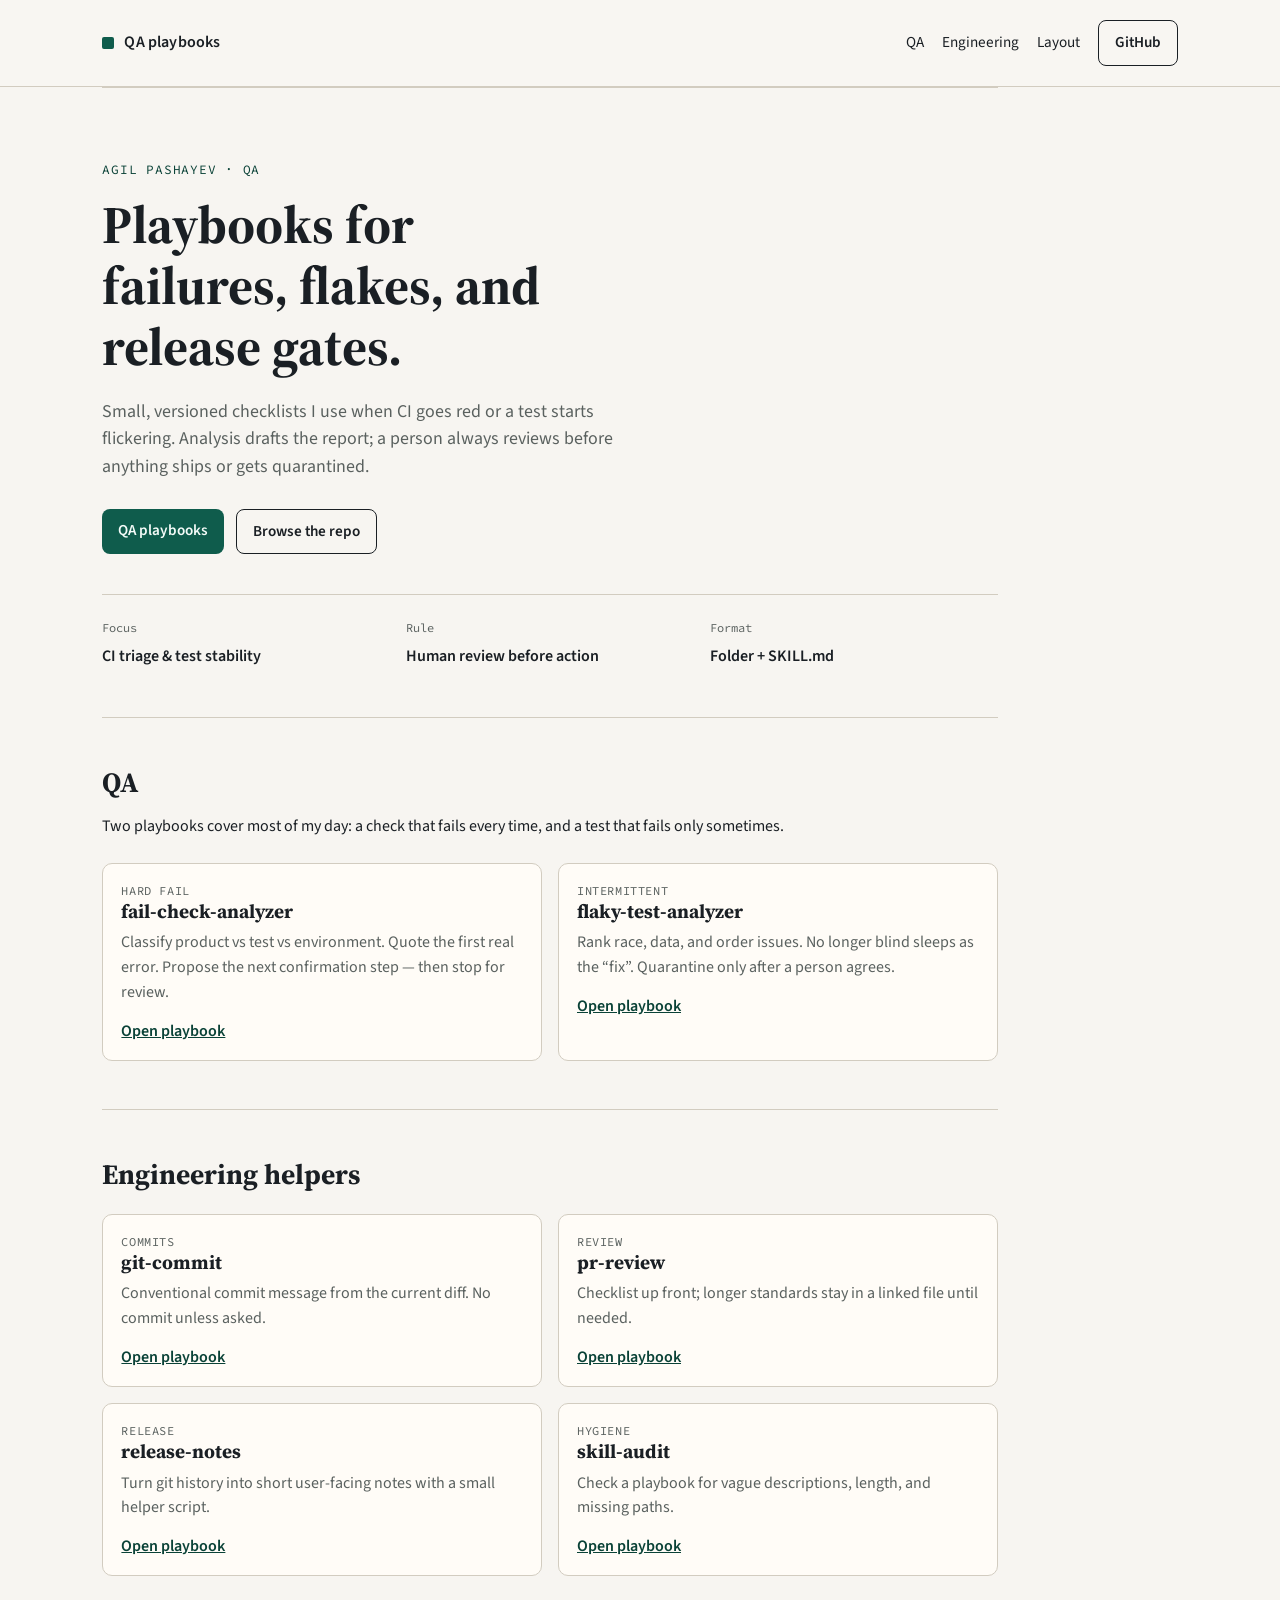
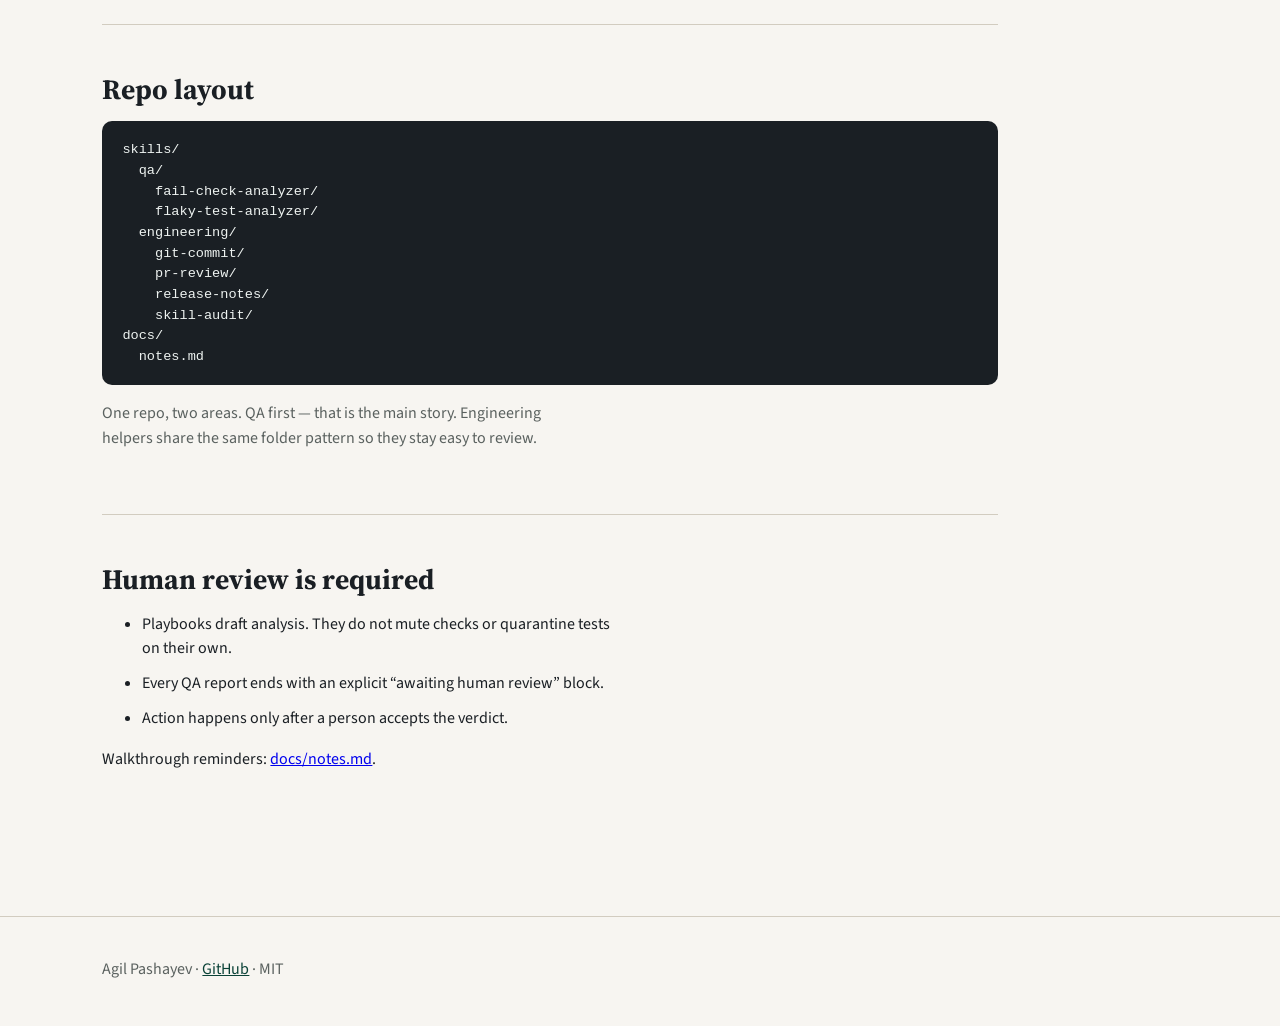
<file: index.html>
<!DOCTYPE html>
<html lang="en">
  <head>
    <meta charset="utf-8" />
    <meta name="viewport" content="width=device-width, initial-scale=1" />
    <title>QA playbooks — Agil Pashayev</title>
    <meta
      name="description"
      content="QA and engineering playbooks for CI failure triage, flaky tests, reviews, and release notes."
    />
    <link rel="preconnect" href="https://fonts.googleapis.com" />
    <link rel="preconnect" href="https://fonts.gstatic.com" crossorigin />
    <link
      href="https://fonts.googleapis.com/css2?family=Source+Serif+4:opsz,wght@8..60,600;8..60,700&family=Source+Sans+3:wght@400;600&family=Source+Code+Pro:wght@450;500&display=swap"
      rel="stylesheet"
    />
    <link rel="stylesheet" href="styles.css" />
  </head>
  <body>
    <a class="skip" href="#main">Skip to content</a>
    <header class="top">
      <div class="brand">
        <span class="mark" aria-hidden="true"></span>
        <span>QA playbooks</span>
      </div>
      <nav>
        <a href="#qa">QA</a>
        <a href="#engineering">Engineering</a>
        <a href="#layout">Layout</a>
        <a
          class="btn ghost"
          href="https://github.com/AgilPashayev/claude-skills-portfolio"
          >GitHub</a
        >
      </nav>
    </header>

    <main id="main">
      <section class="hero">
        <p class="eyebrow">Agil Pashayev · QA</p>
        <h1>Playbooks for failures, flakes, and release gates.</h1>
        <p class="lede">
          Small, versioned checklists I use when CI goes red or a test starts
          flickering. Analysis drafts the report; a person always reviews before
          anything ships or gets quarantined.
        </p>
        <div class="actions">
          <a class="btn solid" href="#qa">QA playbooks</a>
          <a
            class="btn ghost"
            href="https://github.com/AgilPashayev/claude-skills-portfolio"
            >Browse the repo</a
          >
        </div>
        <dl class="stats">
          <div>
            <dt>Focus</dt>
            <dd>CI triage &amp; test stability</dd>
          </div>
          <div>
            <dt>Rule</dt>
            <dd>Human review before action</dd>
          </div>
          <div>
            <dt>Format</dt>
            <dd>Folder + SKILL.md</dd>
          </div>
        </dl>
      </section>

      <section id="qa">
        <h2>QA</h2>
        <p>
          Two playbooks cover most of my day: a check that fails every time, and
          a test that fails only sometimes.
        </p>
        <div class="grid">
          <article class="card">
            <p class="kicker">Hard fail</p>
            <h3>fail-check-analyzer</h3>
            <p>
              Classify product vs test vs environment. Quote the first real
              error. Propose the next confirmation step — then stop for review.
            </p>
            <a
              href="https://github.com/AgilPashayev/claude-skills-portfolio/blob/main/skills/qa/fail-check-analyzer/SKILL.md"
              >Open playbook</a
            >
          </article>
          <article class="card">
            <p class="kicker">Intermittent</p>
            <h3>flaky-test-analyzer</h3>
            <p>
              Rank race, data, and order issues. No longer blind sleeps as the
              “fix”. Quarantine only after a person agrees.
            </p>
            <a
              href="https://github.com/AgilPashayev/claude-skills-portfolio/blob/main/skills/qa/flaky-test-analyzer/SKILL.md"
              >Open playbook</a
            >
          </article>
        </div>
      </section>

      <section id="engineering">
        <h2>Engineering helpers</h2>
        <div class="grid">
          <article class="card">
            <p class="kicker">Commits</p>
            <h3>git-commit</h3>
            <p>Conventional commit message from the current diff. No commit unless asked.</p>
            <a
              href="https://github.com/AgilPashayev/claude-skills-portfolio/blob/main/skills/engineering/git-commit/SKILL.md"
              >Open playbook</a
            >
          </article>
          <article class="card">
            <p class="kicker">Review</p>
            <h3>pr-review</h3>
            <p>Checklist up front; longer standards stay in a linked file until needed.</p>
            <a
              href="https://github.com/AgilPashayev/claude-skills-portfolio/blob/main/skills/engineering/pr-review/SKILL.md"
              >Open playbook</a
            >
          </article>
          <article class="card">
            <p class="kicker">Release</p>
            <h3>release-notes</h3>
            <p>Turn git history into short user-facing notes with a small helper script.</p>
            <a
              href="https://github.com/AgilPashayev/claude-skills-portfolio/blob/main/skills/engineering/release-notes/SKILL.md"
              >Open playbook</a
            >
          </article>
          <article class="card">
            <p class="kicker">Hygiene</p>
            <h3>skill-audit</h3>
            <p>Check a playbook for vague descriptions, length, and missing paths.</p>
            <a
              href="https://github.com/AgilPashayev/claude-skills-portfolio/blob/main/skills/engineering/skill-audit/SKILL.md"
              >Open playbook</a
            >
          </article>
        </div>
      </section>

      <section id="layout">
        <h2>Repo layout</h2>
        <pre class="snippet" tabindex="0"><code>skills/
  qa/
    fail-check-analyzer/
    flaky-test-analyzer/
  engineering/
    git-commit/
    pr-review/
    release-notes/
    skill-audit/
docs/
  notes.md</code></pre>
        <p class="note">
          One repo, two areas. QA first — that is the main story. Engineering
          helpers share the same folder pattern so they stay easy to review.
        </p>
      </section>

      <section id="review">
        <h2>Human review is required</h2>
        <ul class="talk">
          <li>Playbooks draft analysis. They do not mute checks or quarantine tests on their own.</li>
          <li>Every QA report ends with an explicit “awaiting human review” block.</li>
          <li>Action happens only after a person accepts the verdict.</li>
        </ul>
        <p>
          Walkthrough reminders:
          <a
            href="https://github.com/AgilPashayev/claude-skills-portfolio/blob/main/docs/notes.md"
            >docs/notes.md</a
          >.
        </p>
      </section>
    </main>

    <footer>
      <p>
        Agil Pashayev ·
        <a href="https://github.com/AgilPashayev">GitHub</a>
        · MIT
      </p>
    </footer>
  </body>
</html>
</file>
<file: styles.css>
:root {
  --ink: #1a1f24;
  --paper: #f7f5f1;
  --paper-2: #ebe6dc;
  --rule: #d2ccc0;
  --accent: #0f5c4c;
  --accent-dark: #0a4237;
  --mute: #5a615f;
  --card: #fffcf7;
}

* {
  box-sizing: border-box;
}

html {
  scroll-behavior: smooth;
}

body {
  margin: 0;
  background:
    radial-gradient(1200px 500px at 10% -10%, #e4efe9 0%, transparent 55%),
    var(--paper);
  color: var(--ink);
  font-family: "Source Sans 3", "Segoe UI", sans-serif;
  line-height: 1.55;
}

.skip {
  position: absolute;
  left: -999px;
  top: 0;
}

.skip:focus {
  left: 12px;
  top: 12px;
  background: var(--card);
  padding: 8px 12px;
  z-index: 10;
}

.top {
  display: flex;
  align-items: center;
  justify-content: space-between;
  gap: 16px;
  padding: 20px 8vw;
  border-bottom: 1px solid var(--rule);
  position: sticky;
  top: 0;
  background: color-mix(in srgb, var(--paper) 90%, white);
  backdrop-filter: blur(10px);
  z-index: 5;
}

.brand {
  display: flex;
  align-items: center;
  gap: 10px;
  font-weight: 600;
  letter-spacing: 0.01em;
}

.mark {
  width: 12px;
  height: 12px;
  background: var(--accent);
  border-radius: 2px;
}

nav {
  display: flex;
  flex-wrap: wrap;
  gap: 14px 18px;
  align-items: center;
}

nav a {
  color: var(--ink);
  text-decoration: none;
  font-size: 0.95rem;
}

nav a:hover {
  color: var(--accent-dark);
}

main {
  padding: 0 8vw 80px;
  max-width: 1100px;
}

.hero {
  padding: 72px 0 40px;
}

.eyebrow {
  font-family: "Source Code Pro", ui-monospace, monospace;
  font-size: 0.8rem;
  color: var(--accent-dark);
  letter-spacing: 0.06em;
  text-transform: uppercase;
  margin: 0 0 16px;
}

h1,
h2,
h3 {
  font-family: "Source Serif 4", Georgia, serif;
  font-weight: 700;
  line-height: 1.15;
}

h1 {
  font-size: clamp(2.1rem, 4.8vw, 3.3rem);
  max-width: 18ch;
  margin: 0 0 20px;
}

h2 {
  font-size: 1.75rem;
  margin: 0 0 16px;
}

.lede {
  font-size: 1.12rem;
  max-width: 58ch;
  color: var(--mute);
}

.actions {
  display: flex;
  flex-wrap: wrap;
  gap: 12px;
  margin: 28px 0 40px;
}

.btn {
  display: inline-block;
  padding: 10px 16px;
  border-radius: 8px;
  text-decoration: none;
  font-weight: 600;
  font-size: 0.95rem;
}

.btn.solid {
  background: var(--accent);
  color: #f4fbf8;
}

.btn.solid:hover {
  background: var(--accent-dark);
}

.btn.ghost {
  border: 1px solid var(--ink);
  color: var(--ink);
}

.stats {
  display: grid;
  grid-template-columns: repeat(3, minmax(0, 1fr));
  gap: 16px;
  margin: 0;
  padding: 24px 0 8px;
  border-top: 1px solid var(--rule);
}

.stats dt {
  font-family: "Source Code Pro", ui-monospace, monospace;
  font-size: 0.75rem;
  color: var(--mute);
}

.stats dd {
  margin: 6px 0 0;
  font-weight: 600;
}

section {
  padding: 48px 0;
  border-top: 1px solid var(--rule);
}

.grid {
  display: grid;
  grid-template-columns: repeat(2, minmax(0, 1fr));
  gap: 16px;
  margin-top: 24px;
}

.card {
  background: var(--card);
  border: 1px solid var(--rule);
  border-radius: 10px;
  padding: 18px 18px 16px;
}

.card h3 {
  margin: 0 0 8px;
  font-size: 1.2rem;
}

.card p {
  margin: 0;
  color: var(--mute);
}

.kicker {
  font-family: "Source Code Pro", ui-monospace, monospace;
  font-size: 0.75rem;
  color: var(--accent-dark);
  text-transform: uppercase;
  letter-spacing: 0.05em;
  margin: 0 0 8px;
}

.card a {
  display: inline-block;
  margin-top: 14px;
  color: var(--accent-dark);
  font-weight: 600;
}

.snippet {
  background: var(--ink);
  color: #eef3f1;
  padding: 18px 20px;
  border-radius: 10px;
  overflow: auto;
  font-family: "Source Code Pro", ui-monospace, monospace;
  font-size: 0.85rem;
  line-height: 1.45;
}

.note {
  color: var(--mute);
  max-width: 60ch;
}

.talk {
  max-width: 65ch;
}

.talk li {
  margin-bottom: 10px;
}

footer {
  padding: 24px 8vw 40px;
  border-top: 1px solid var(--rule);
  color: var(--mute);
}

footer a {
  color: var(--accent-dark);
}

@media (max-width: 760px) {
  .top {
    align-items: flex-start;
    flex-direction: column;
    position: static;
    padding: 14px 6vw;
  }

  nav {
    width: 100%;
  }

  .stats,
  .grid {
    grid-template-columns: 1fr;
  }

  main {
    padding: 0 6vw 64px;
  }

  .hero {
    padding-top: 36px;
  }
}
</file>
